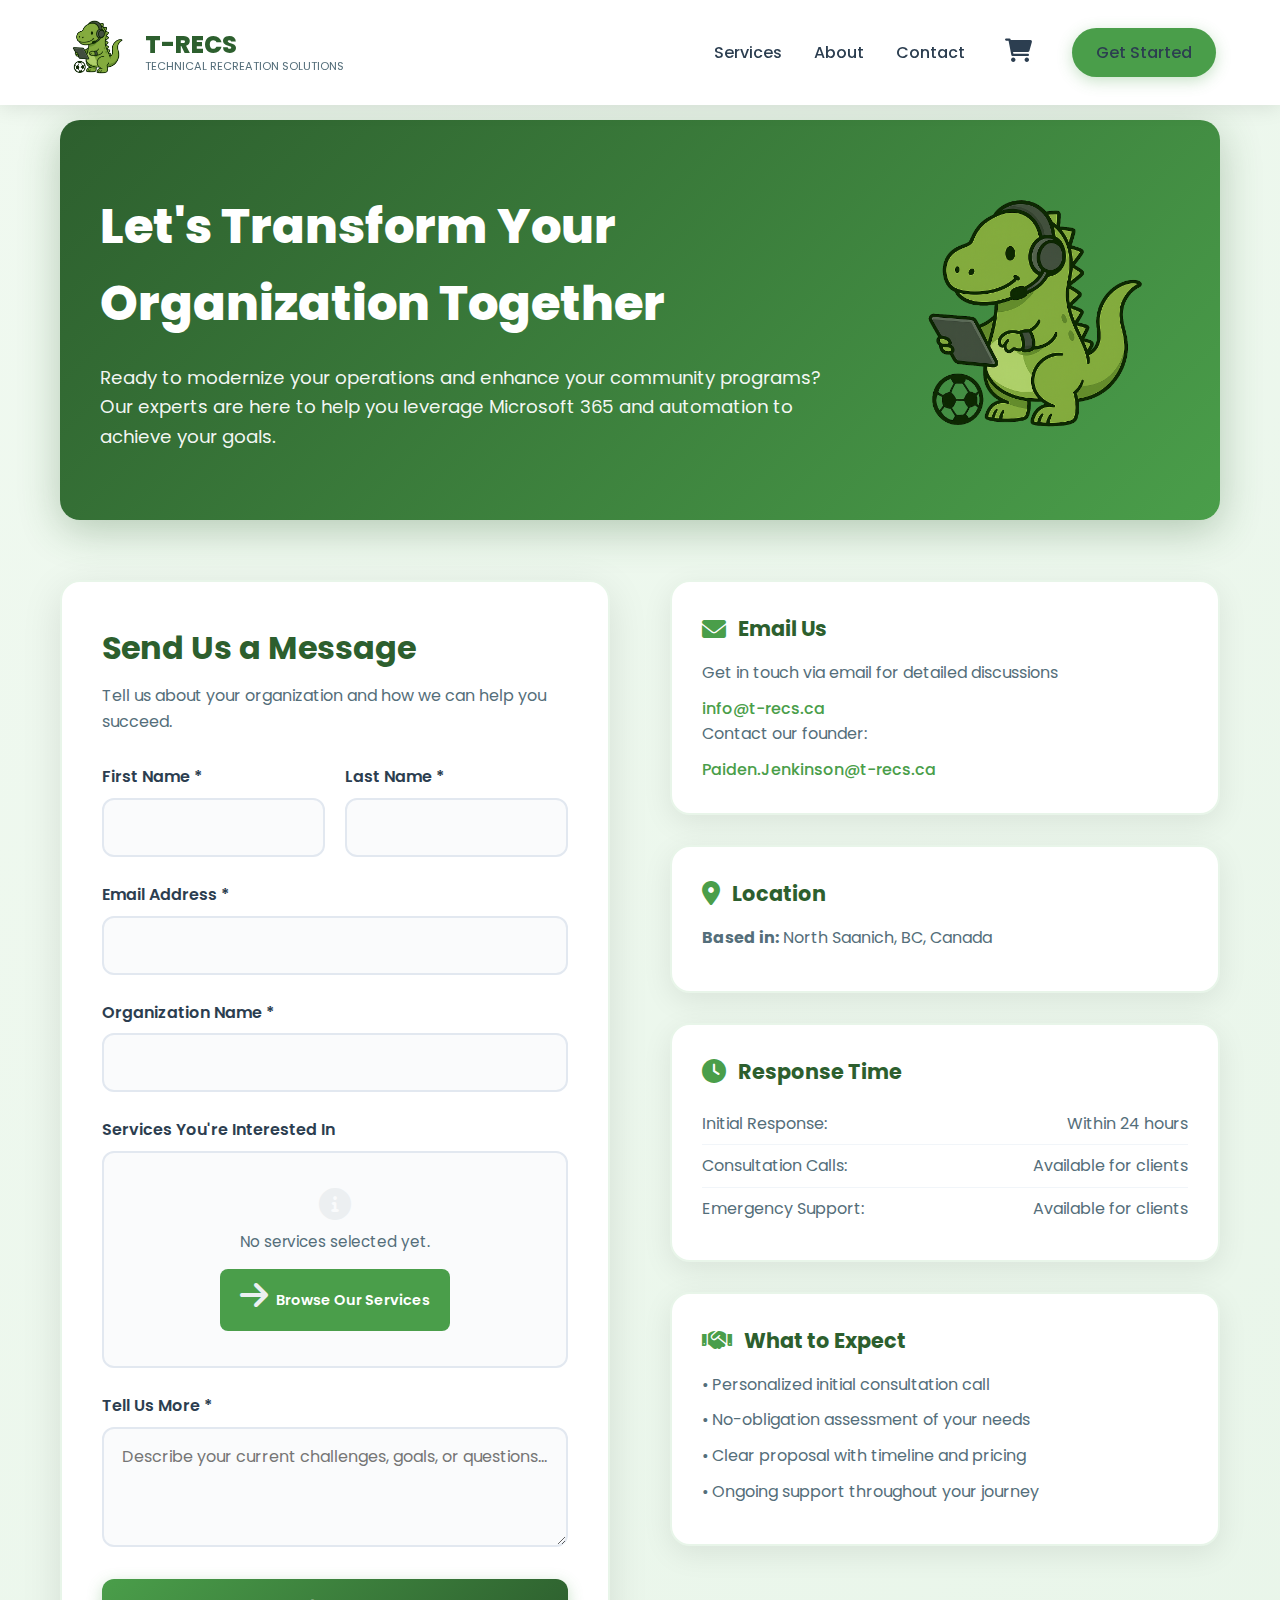
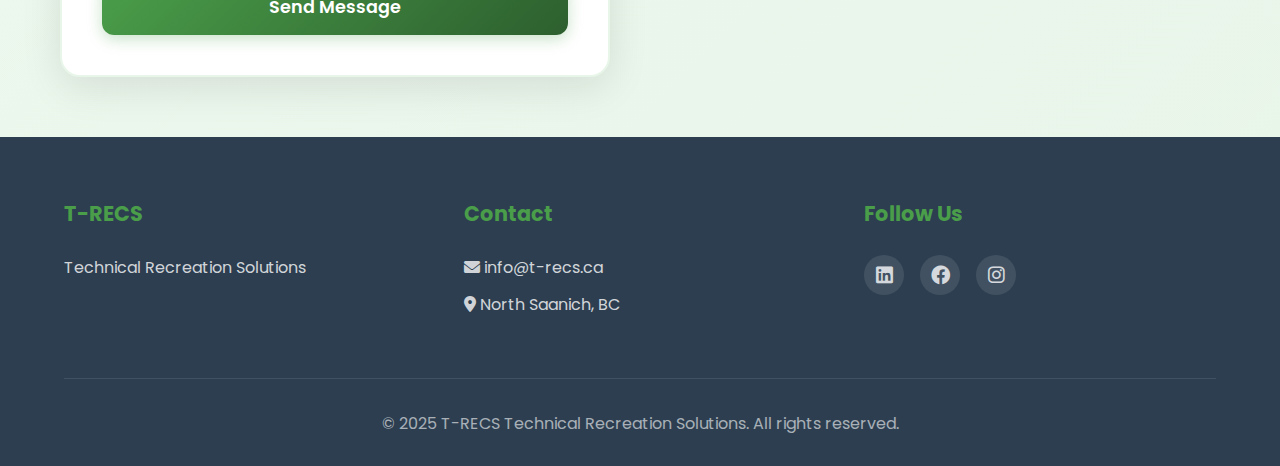
<file: pages/contact.html>
<!DOCTYPE html>
<html lang="en">
<head>
    <meta charset="UTF-8">
    <meta name="viewport" content="width=device-width, initial-scale=1.0">
    <meta name="description" content="Contact T-RECS Technical Recreation Solutions">
    <title>Contact Us - T-RECS</title>
    <link rel="stylesheet" href="https://cdnjs.cloudflare.com/ajax/libs/font-awesome/6.0.0/css/all.min.css">
    <link href="https://fonts.googleapis.com/css2?family=Poppins:wght@300;400;500;600;700;800&display=swap" rel="stylesheet">
    <style>
        * { margin: 0; padding: 0; box-sizing: border-box; }
        
        :root {
            --primary-green: #2d5f2e;
            --secondary-green: #4a9e4a;
            --light-green: #e8f5e9;
            --dark-gray: #2c3e50;
            --medium-gray: #546e7a;
            --light-gray: #eceff1;
        }
        
        body {
            font-family: 'Poppins', sans-serif;
            color: var(--dark-gray);
            line-height: 1.6;
            background: linear-gradient(135deg, #f0f9f0 0%, #e8f5e9 100%);
        }
        
        /* Navigation - Same as services page */
        .navbar {
            position: fixed;
            top: 0;
            width: 100%;
            background: rgba(255, 255, 255, 0.98);
            backdrop-filter: blur(10px);
            box-shadow: 0 2px 20px rgba(0,0,0,0.1);
            z-index: 1000;
            padding: 1rem 5%;
            display: flex;
            justify-content: space-between;
            align-items: center;
        }
        
        .logo { display: flex; align-items: center; gap: 1rem; }
        .logo img { height: 65px; }
        .logo-text { display: flex; flex-direction: column; line-height: 1.2; }
        .logo-text .brand-name { font-size: 1.5rem; font-weight: 800; color: var(--primary-green); }
        .logo-text .brand-tagline { font-size: 0.7rem; color: var(--medium-gray); text-transform: uppercase; }
        
        .nav-links { display: flex; gap: 2rem; align-items: center; }
        .nav-links a { color: var(--dark-gray); text-decoration: none; font-weight: 500; }
        .nav-links a:hover { color: var(--secondary-green); }
        
        .cta-button {
            background: var(--secondary-green);
            color: white;
            padding: 0.75rem 1.5rem;
            border-radius: 30px;
            text-decoration: none;
            font-weight: 600;
            box-shadow: 0 4px 15px rgba(74, 158, 74, 0.3);
        }
        
        /* Cart Icon and Dropdown - Same as services */
        .cart-icon-wrapper { position: relative; cursor: pointer; padding: 0.5rem; }
        .cart-icon-wrapper i { font-size: 1.5rem; color: var(--dark-gray); }
        .cart-count {
            position: absolute; top: 0; right: 0;
            background: var(--secondary-green);
            color: white; border-radius: 50%;
            width: 20px; height: 20px;
            display: none; align-items: center; justify-content: center;
            font-size: 0.75rem; font-weight: 700;
        }
        .cart-count.show { display: flex; }
        
        .cart-dropdown {
            position: absolute; top: 100%; right: 0; margin-top: 10px;
            background: white; border-radius: 15px;
            box-shadow: 0 10px 40px rgba(0, 0, 0, 0.15);
            width: 400px; max-height: 500px; overflow-y: auto;
            display: none; z-index: 2000;
        }
        .cart-dropdown.show { display: block; }
        
        .cart-dropdown-empty { padding: 40px 20px; text-align: center; }
        .cart-dropdown-empty i { font-size: 3rem; color: var(--light-gray); margin-bottom: 15px; }
        .cart-dropdown-empty p { color: var(--medium-gray); margin-bottom: 20px; }
        
        .browse-services-btn {
            display: inline-block; background: var(--secondary-green);
            color: white; padding: 10px 20px; border-radius: 8px;
            text-decoration: none; font-weight: 600;
        }
        
        .cart-dropdown-item {
            padding: 15px; border-bottom: 1px solid var(--light-gray);
            display: flex; justify-content: space-between; align-items: center;
        }
        
        .cart-dropdown-item-info h4 { font-size: 0.95rem; color: var(--dark-gray); margin-bottom: 5px; }
        .cart-dropdown-item-category { font-size: 0.8rem; color: var(--medium-gray); }
        
        .cart-dropdown-remove {
            background: none; border: none; color: #ef4444;
            cursor: pointer; font-size: 1.1rem;
        }
        
        .cart-dropdown-footer {
            padding: 15px; border-top: 2px solid var(--light-gray);
            display: flex; gap: 10px;
        }
        
        .cart-dropdown-clear {
            flex: 1; background: var(--light-gray); color: var(--dark-gray);
            border: none; padding: 10px; border-radius: 8px;
            font-weight: 600; cursor: pointer; font-family: 'Poppins', sans-serif;
        }
        
        .cart-dropdown-checkout {
            flex: 1; background: var(--secondary-green); color: white;
            padding: 10px; border-radius: 8px; font-weight: 600;
            text-align: center; text-decoration: none; font-family: 'Poppins', sans-serif;
        }
        
        .hamburger { display: none; }
        
        /* Main Content */
        .contact-container { max-width: 1200px; margin: 120px auto 50px; padding: 0 20px; }
        
        .contact-hero {
            background: linear-gradient(135deg, var(--primary-green) 0%, var(--secondary-green) 100%);
            border-radius: 20px; padding: 60px 40px; margin-bottom: 60px;
            box-shadow: 0 10px 40px rgba(45, 95, 46, 0.3);
        }
        
        .hero-content { display: grid; grid-template-columns: 1fr 300px; gap: 40px; align-items: center; }
        .hero-text h1 { font-size: 3rem; color: white; margin-bottom: 20px; font-weight: 800; }
        .hero-text p { font-size: 1.15rem; color: rgba(255, 255, 255, 0.95); }
        
        .hero-image { display: flex; justify-content: center; }
        .hero-image img { max-width: 280px; animation: float 3s ease-in-out infinite; }
        
        @keyframes float {
            0%, 100% { transform: translateY(0px); }
            50% { transform: translateY(-20px); }
        }
        
        /* Contact Form */
        .contact-content { display: grid; grid-template-columns: 1fr 1fr; gap: 60px; margin-bottom: 60px; }
        
        .contact-form-section {
            background: white; padding: 40px; border-radius: 20px;
            box-shadow: 0 10px 40px rgba(0, 0, 0, 0.1);
            border: 2px solid var(--light-green);
        }
        
        .contact-form-section h2 { font-size: 2rem; color: var(--primary-green); margin-bottom: 10px; }
        .contact-form-section .subtitle { color: var(--medium-gray); margin-bottom: 30px; }
        
        .form-group { margin-bottom: 25px; }
        .form-group label { display: block; margin-bottom: 8px; font-weight: 600; }
        
        .form-group input,
        .form-group textarea,
        .form-group select {
            width: 100%; padding: 15px 18px; border: 2px solid #e2e8f0;
            border-radius: 12px; font-family: 'Poppins', sans-serif;
            font-size: 1rem; background: #fafbfc;
        }
        
        .form-group input:focus,
        .form-group textarea:focus,
        .form-group select:focus {
            outline: none; border-color: var(--secondary-green);
            background: white; box-shadow: 0 0 0 3px rgba(74, 158, 74, 0.1);
        }
        
        .form-group textarea { height: 120px; resize: vertical; }
        .form-row { display: grid; grid-template-columns: 1fr 1fr; gap: 20px; }
        
        /* Services Display in Form */
        .services-display-container {
            border: 2px solid #e2e8f0;
            border-radius: 12px;
            background: #fafbfc;
            min-height: 120px;
            padding: 15px;
        }
        
        .no-services-message {
            text-align: center;
            padding: 20px;
            color: var(--medium-gray);
        }
        
        .no-services-message i {
            font-size: 2rem;
            color: var(--light-gray);
            margin-bottom: 10px;
            display: block;
        }
        
        .no-services-message p {
            margin-bottom: 15px;
            font-size: 0.95rem;
        }
        
        .browse-services-link {
            display: inline-flex;
            align-items: center;
            gap: 8px;
            background: var(--secondary-green);
            color: white;
            padding: 10px 20px;
            border-radius: 8px;
            text-decoration: none;
            font-weight: 600;
            font-size: 0.9rem;
            transition: all 0.3s ease;
        }
        
        .browse-services-link:hover {
            background: var(--primary-green);
            transform: translateY(-2px);
        }
        
        .selected-services-list {
            display: none;
        }
        
        .selected-services-list.show {
            display: block;
        }
        
        .form-service-item {
            background: white;
            border: 2px solid var(--light-green);
            border-radius: 10px;
            padding: 12px 15px;
            margin-bottom: 10px;
            display: flex;
            justify-content: space-between;
            align-items: center;
            transition: all 0.3s ease;
        }
        
        .form-service-item:hover {
            border-color: var(--secondary-green);
            box-shadow: 0 2px 8px rgba(74, 158, 74, 0.15);
        }
        
        .form-service-item:last-child {
            margin-bottom: 0;
        }
        
        .form-service-info h4 {
            font-size: 1rem;
            color: var(--dark-gray);
            margin-bottom: 3px;
            font-weight: 600;
        }
        
        .form-service-category {
            font-size: 0.85rem;
            color: var(--medium-gray);
        }
        
        .form-service-remove {
            background: none;
            border: none;
            color: #ef4444;
            cursor: pointer;
            font-size: 1.1rem;
            padding: 5px 8px;
            transition: all 0.3s ease;
            flex-shrink: 0;
        }
        
        .form-service-remove:hover {
            transform: scale(1.2);
            color: #dc2626;
        }
        
        .browse-more-link {
            display: inline-flex;
            align-items: center;
            gap: 6px;
            color: var(--secondary-green);
            text-decoration: none;
            font-weight: 600;
            font-size: 0.9rem;
            margin-top: 10px;
            padding: 8px 12px;
            border-radius: 8px;
            transition: all 0.3s ease;
        }
        
        .browse-more-link:hover {
            background: var(--light-green);
        }
        

        .submit-btn {
            background: linear-gradient(135deg, var(--secondary-green) 0%, var(--primary-green) 100%);
            color: white; padding: 15px 40px; border: none;
            border-radius: 12px; cursor: pointer; font-size: 1.1rem;
            font-weight: 600; font-family: 'Poppins', sans-serif;
            box-shadow: 0 4px 15px rgba(74, 158, 74, 0.3);
            width: 100%;
        }
        
        .submit-btn:hover { transform: translateY(-2px); }
        
        .error { border-color: #ef4444 !important; background: #fef2f2 !important; }
        .error-message { color: #ef4444; font-size: 0.85rem; margin-top: 5px; display: none; }
        
        /* Restore Notice */
        .restore-notice {
            background: linear-gradient(135deg, #e3f2fd 0%, #bbdefb 100%);
            border-left: 4px solid #2196f3;
            padding: 12px 18px;
            border-radius: 8px;
            margin-bottom: 20px;
            display: flex;
            align-items: center;
            gap: 10px;
            color: #1565c0;
            font-size: 0.9rem;
            transition: opacity 0.3s ease;
        }
        
        .restore-notice i {
            font-size: 1.1rem;
            flex-shrink: 0;
        }
        
        /* Helper Text */
        .helper-text {
            font-size: 0.8rem;
            color: var(--medium-gray);
            margin-top: 8px;
            text-align: center;
            font-style: italic;
        }
        
        /* Success Modal */
        .success-modal {
            display: none; position: fixed; top: 0; left: 0;
            width: 100%; height: 100%; background: rgba(0, 0, 0, 0.5);
            z-index: 2000; align-items: center; justify-content: center;
        }
        .success-modal.show { display: flex; }
        
        .success-modal-content {
            background: white; border-radius: 20px; padding: 40px;
            max-width: 500px; text-align: center;
            box-shadow: 0 20px 60px rgba(0, 0, 0, 0.3);
        }
        
        .success-icon {
            width: 80px; height: 80px; background: #10b981;
            border-radius: 50%; display: flex; align-items: center;
            justify-content: center; margin: 0 auto 20px;
            color: white; font-size: 2.5rem;
        }
        
        .success-modal-content h2 { color: var(--primary-green); margin-bottom: 15px; }
        .success-modal-content p { color: var(--medium-gray); margin-bottom: 25px; }
        
        .close-success-btn {
            background: var(--secondary-green); color: white;
            padding: 12px 30px; border: none; border-radius: 10px;
            cursor: pointer; font-weight: 600; font-family: 'Poppins', sans-serif;
        }
        
        /* Contact Info */
        .contact-info-section { display: flex; flex-direction: column; gap: 30px; }
        
        .contact-info-card {
            background: white; padding: 30px; border-radius: 20px;
            box-shadow: 0 8px 30px rgba(0, 0, 0, 0.08);
            border: 2px solid var(--light-green);
        }
        
        .contact-info-card h3 {
            color: var(--primary-green); margin-bottom: 15px;
            font-size: 1.3rem; display: flex; align-items: center; gap: 12px;
        }
        
        .contact-info-card i { font-size: 1.5rem; color: var(--secondary-green); }
        .contact-info-card p { color: var(--medium-gray); margin-bottom: 10px; }
        .contact-info-card a { color: var(--secondary-green); text-decoration: none; font-weight: 500; }
        
        .hours-list { list-style: none; padding: 0; }
        .hours-list li {
            display: flex; justify-content: space-between;
            padding: 8px 0; border-bottom: 1px solid #f1f5f9;
            color: var(--medium-gray);
        }
        .hours-list li:last-child { border-bottom: none; }
        
        /* Footer */
        footer { background: var(--dark-gray); color: white; padding: 60px 5% 30px; }
        .footer-content {
            max-width: 1200px; margin: 0 auto;
            display: grid; grid-template-columns: repeat(auto-fit, minmax(250px, 1fr));
            gap: 3rem; margin-bottom: 3rem;
        }
        .footer-section h4 { font-size: 1.3rem; margin-bottom: 1.5rem; color: var(--secondary-green); }
        .footer-section p, .footer-section a {
            color: rgba(255, 255, 255, 0.8); text-decoration: none;
            display: block; margin-bottom: 0.75rem;
        }
        
        .social-links { display: flex; gap: 1rem; }
        .social-links a {
            width: 40px; height: 40px; background: rgba(255, 255, 255, 0.1);
            border-radius: 50%; display: flex; align-items: center;
            justify-content: center; font-size: 1.2rem;
        }
        
        .footer-bottom {
            text-align: center; padding-top: 2rem;
            border-top: 1px solid rgba(255, 255, 255, 0.1);
            color: rgba(255, 255, 255, 0.6);
        }
        
        @media (max-width: 768px) {
            .hero-content, .contact-content, .form-row { grid-template-columns: 1fr; }
            .hero-text h1 { font-size: 2rem; }
            .cart-dropdown { width: 90vw; right: 5vw; }
        }
    </style>
</head>
<body>
    <header class="navbar">
        <div class="logo">
            <a href="../index.html">
                <img src="../images/dino-soccer.png" alt="T-RECS Logo">
            </a>
            <div class="logo-text">
                <span class="brand-name">T-RECS</span>
                <span class="brand-tagline">Technical Recreation Solutions</span>
            </div>
         </div>
        <button class="hamburger" onclick="toggleMenu()">
            <span></span>
            <span></span>
            <span></span>
        </button>
        <nav class="nav-links" id="navLinks">
            <a href="services.html">Services</a>
            <a href="about.html">About</a>
            <a href="contact.html">Contact</a>
            <div class="cart-icon-wrapper" onclick="toggleCartDropdown(event)">
                <i class="fas fa-shopping-cart"></i>
                <span class="cart-count" id="cartCount">0</span>
                <div class="cart-dropdown" id="cartDropdown">
                    <!-- Cart items will be inserted here -->
                </div>
            </div>
            <a href="contact.html" class="cta-button">Get Started</a>
        </nav>
    </header>

    <main class="contact-container">
        <section class="contact-hero">
            <div class="hero-content">
                <div class="hero-text">
                    <h1>Let's Transform Your Organization Together</h1>
                    <p>Ready to modernize your operations and enhance your community programs? Our experts are here to help you leverage Microsoft 365 and automation to achieve your goals.</p>
                </div>
                <div class="hero-image">
                    <img src="../images/dino-soccer.png" alt="T-RECS Mascot">
                </div>
            </div>
        </section>

        <div class="success-modal" id="successModal">
            <div class="success-modal-content">
                <div class="success-icon"><i class="fas fa-check"></i></div>
                <h2>Message Sent Successfully!</h2>
                <p>Thank you for contacting T-RECS. We've received your inquiry and will get back to you within 24 hours.</p>
                <button class="close-success-btn" onclick="closeSuccessModal()">Close</button>
            </div>
        </div>

        <div class="contact-content">
            <div class="contact-form-section">
                <h2>Send Us a Message</h2>
                <p class="subtitle">Tell us about your organization and how we can help you succeed.</p>

                <form id="contactForm" action="https://formspree.io/f/xdkynzqz" method="POST" novalidate>
                    <div class="form-row">
                        <div class="form-group">
                            <label for="firstName">First Name *</label>
                            <input type="text" id="firstName" name="firstName" required>
                            <div class="error-message" id="firstNameError">Please enter your first name</div>
                        </div>
                        <div class="form-group">
                            <label for="lastName">Last Name *</label>
                            <input type="text" id="lastName" name="lastName" required>
                            <div class="error-message" id="lastNameError">Please enter your last name</div>
                        </div>
                    </div>

                    <div class="form-group">
                        <label for="email">Email Address *</label>
                        <input type="email" id="email" name="email" required>
                        <div class="error-message" id="emailError">Please enter a valid email address</div>
                    </div>

                    <div class="form-group">
                        <label for="organization">Organization Name *</label>
                        <input type="text" id="organization" name="organization" required>
                        <div class="error-message" id="organizationError">Please enter your organization name</div>
                    </div>

                    <div class="form-group">
                        <label for="selectedServicesDisplay">Services You're Interested In</label>
                        <div class="services-display-container" id="servicesDisplayContainer">
                            <div class="no-services-message" id="noServicesMessage">
                                <i class="fas fa-info-circle"></i>
                                <p>No services selected yet.</p>
                                <a href="services.html" class="browse-services-link">
                                    <i class="fas fa-arrow-right"></i> Browse Our Services
                                </a>
                            </div>
                            <div class="selected-services-list" id="formSelectedServicesList"></div>
                        </div>
                        <input type="hidden" id="servicesForSubmission" name="services" value="">
                    </div>

                    <div class="form-group">
                        <label for="message">Tell Us More *</label>
                        <textarea id="message" name="message" placeholder="Describe your current challenges, goals, or questions..." required></textarea>
                        <div class="error-message" id="messageError">Please provide some details</div>
                    </div>

                    <input type="hidden" name="_subject" value="New T-RECS Contact Form Submission">

                    <button type="submit" class="submit-btn" id="submitBtn">
                        <span id="submitText">Send Message</span>
                    </button>
                </form>
            </div>

            <div class="contact-info-section">
                <div class="contact-info-card">
                    <h3><i class="fas fa-envelope"></i> Email Us</h3>
                    <p>Get in touch via email for detailed discussions</p>
                    <a href="mailto:info@t-recs.ca">info@t-recs.ca</a>
                    <p>Contact our founder:</p>
                    <a href="mailto:Paiden.Jenkinson@t-recs.ca">Paiden.Jenkinson@t-recs.ca</a>
                </div>

                <div class="contact-info-card">
                    <h3><i class="fas fa-map-marker-alt"></i> Location</h3>
                    <p><strong>Based in:</strong> North Saanich, BC, Canada</p>
                </div>

                <div class="contact-info-card">
                    <h3><i class="fas fa-clock"></i> Response Time</h3>
                    <ul class="hours-list">
                        <li><span>Initial Response:</span> <span>Within 24 hours</span></li>
                        <li><span>Consultation Calls:</span> <span>Available for clients</span></li>
                        <li><span>Emergency Support:</span> <span>Available for clients</span></li>
                    </ul>
                </div>

                <div class="contact-info-card">
                    <h3><i class="fas fa-handshake"></i> What to Expect</h3>
                    <p>• Personalized initial consultation call</p>
                    <p>• No-obligation assessment of your needs</p>
                    <p>• Clear proposal with timeline and pricing</p>
                    <p>• Ongoing support throughout your journey</p>
                </div>
            </div>
        </div>
    </main>

    <footer>
        <div class="footer-content">
            <div class="footer-section">
                <h4>T-RECS</h4>
                <p>Technical Recreation Solutions</p>
            </div>
            <div class="footer-section">
                <h4>Contact</h4>
                <p><i class="fas fa-envelope"></i> info@t-recs.ca</p>
                <p><i class="fas fa-map-marker-alt"></i> North Saanich, BC</p>
            </div>
            <div class="footer-section">
                <h4>Follow Us</h4>
                <div class="social-links">
                    <a href="#"><i class="fab fa-linkedin"></i></a>
                    <a href="#"><i class="fab fa-facebook"></i></a>
                    <a href="#"><i class="fab fa-instagram"></i></a>
                </div>
            </div>
        </div>
        <div class="footer-bottom">
            <p>&copy; 2025 T-RECS Technical Recreation Solutions. All rights reserved.</p>
        </div>
    </footer>

    <script src="../js/cart.js"></script>
    <script>
        function displaySelectedServices() {
            const cart = getCart();
            const noServicesMessage = document.getElementById('noServicesMessage');
            const servicesList = document.getElementById('formSelectedServicesList');
            
            if (cart.length > 0) {
                noServicesMessage.style.display = 'none';
                servicesList.classList.add('show');
                servicesList.innerHTML = cart.map((item, index) => `
                    <div class="form-service-item">
                        <div class="form-service-info">
                            <h4>${item.name}</h4>
                            <div class="form-service-category">${item.category}</div>
                        </div>
                        <button type="button" class="form-service-remove" onclick="removeFromFormDisplay('${item.name}', '${item.category}')" title="Remove service">
                            <i class="fas fa-times"></i>
                        </button>
                    </div>
                `).join('') + `
                    <a href="services.html" class="browse-more-link">
                        <i class="fas fa-plus"></i> Add More Services
                    </a>
                    <p class="helper-text" style="text-align: center; margin-top: 8px;">Your form data is automatically saved</p>
                `;
                
                // Update hidden field with service names for form submission
                const serviceNames = cart.map(item => `${item.name} (${item.category})`).join(', ');
                document.getElementById('servicesForSubmission').value = serviceNames;
            } else {
                noServicesMessage.style.display = 'block';
                servicesList.classList.remove('show');
                servicesList.innerHTML = '';
                document.getElementById('servicesForSubmission').value = '';
            }
        }
        
        function removeFromFormDisplay(serviceName, serviceCategory) {
            // Get current cart
            let cart = getCart();
            
            // Filter out the service to remove
            cart = cart.filter(item => !(item.name === serviceName && item.category === serviceCategory));
            
            // Save updated cart
            localStorage.setItem('trecsCart', JSON.stringify(cart));
            
            // Update both displays
            displaySelectedServices();
            updateCartUI();
        }

        function validateForm() {
            let isValid = true;
            const fields = ['firstName', 'lastName', 'email', 'organization', 'message'];
            
            fields.forEach(field => {
                const input = document.getElementById(field);
                const error = document.getElementById(field + 'Error');
                
                if (!input.value.trim()) {
                    input.classList.add('error');
                    if (error) error.style.display = 'block';
                    isValid = false;
                } else {
                    input.classList.remove('error');
                    if (error) error.style.display = 'none';
                }
            });
            
            const email = document.getElementById('email');
            if (email.value && !/^[^\s@]+@[^\s@]+\.[^\s@]+$/.test(email.value)) {
                email.classList.add('error');
                document.getElementById('emailError').style.display = 'block';
                isValid = false;
            }
            
            return isValid;
        }

        function closeSuccessModal() {
            document.getElementById('successModal').classList.remove('show');
        }

        // Initialize everything when DOM is ready
        document.addEventListener('DOMContentLoaded', function() {
            // Initialize displays
            displaySelectedServices();
            updateCartUI();
            restoreFormData();
            setupAutoSave();
            
            // Setup form submission handler
            const contactForm = document.getElementById('contactForm');
            if (contactForm) {
                contactForm.addEventListener('submit', handleFormSubmit);
            }
        });
        
        // Handle form submission
        function handleFormSubmit(e) {
            e.preventDefault();
            
            if (!validateForm()) return;
            
            const submitBtn = document.getElementById('submitBtn');
            const submitText = document.getElementById('submitText');
            
            submitBtn.disabled = true;
            submitText.textContent = 'Sending...';
            
            // Actually submit the form to Formspree
            const formData = new FormData(e.target);
            
            fetch(e.target.action, {
                method: 'POST',
                body: formData,
                headers: {
                    'Accept': 'application/json'
                }
            })
            .then(response => {
                if (response.ok) {
                    clearFormDraft(); // Clear saved form data
                    localStorage.removeItem('trecsCart');
                    document.getElementById('successModal').classList.add('show');
                    e.target.reset();
                    displaySelectedServices();
                    updateCartUI();
                } else {
                    return response.json().then(data => {
                        throw new Error(data.error || 'Form submission failed');
                    });
                }
            })
            .catch(error => {
                alert('Oops! There was a problem submitting your form. Please try again or email us directly at info@t-recs.ca');
                console.error('Form submission error:', error);
            })
            .finally(() => {
                submitBtn.disabled = false;
                submitText.textContent = 'Send Message';
            });
        }
        
        // Restore form data from localStorage
        function restoreFormData() {
            const savedData = localStorage.getItem('trecsFormDraft');
            if (savedData) {
                try {
                    const formData = JSON.parse(savedData);
                    
                    // Restore each field
                    if (formData.firstName) document.getElementById('firstName').value = formData.firstName;
                    if (formData.lastName) document.getElementById('lastName').value = formData.lastName;
                    if (formData.email) document.getElementById('email').value = formData.email;
                    if (formData.organization) document.getElementById('organization').value = formData.organization;
                    if (formData.message) document.getElementById('message').value = formData.message;
                    
                    // Show subtle indicator that data was restored
                    const restoreNotice = document.createElement('div');
                    restoreNotice.className = 'restore-notice';
                    restoreNotice.innerHTML = '<i class="fas fa-info-circle"></i> Your previously entered information has been restored';
                    document.querySelector('.contact-form-section').insertBefore(restoreNotice, document.getElementById('contactForm'));
                    
                    setTimeout(() => {
                        restoreNotice.style.opacity = '0';
                        setTimeout(() => restoreNotice.remove(), 300);
                    }, 4000);
                } catch (e) {
                    console.error('Error restoring form data:', e);
                }
            }
        }
        
        // Auto-save form data as user types
        function setupAutoSave() {
            const formFields = ['firstName', 'lastName', 'email', 'organization', 'message'];
            
            formFields.forEach(fieldId => {
                const field = document.getElementById(fieldId);
                if (field) {
                    field.addEventListener('input', debounce(saveFormData, 500));
                }
            });
        }
        
        // Save current form data to localStorage
        function saveFormData() {
            const formData = {
                firstName: document.getElementById('firstName').value,
                lastName: document.getElementById('lastName').value,
                email: document.getElementById('email').value,
                organization: document.getElementById('organization').value,
                message: document.getElementById('message').value,
                timestamp: new Date().toISOString()
            };
            
            localStorage.setItem('trecsFormDraft', JSON.stringify(formData));
        }
        
        // Debounce function to limit save frequency
        function debounce(func, wait) {
            let timeout;
            return function executedFunction(...args) {
                const later = () => {
                    clearTimeout(timeout);
                    func(...args);
                };
                clearTimeout(timeout);
                timeout = setTimeout(later, wait);
            };
        }
        
        // Clear form draft after successful submission
        function clearFormDraft() {
            localStorage.removeItem('trecsFormDraft');
        }
    </script>
</body>
</html>
</file>
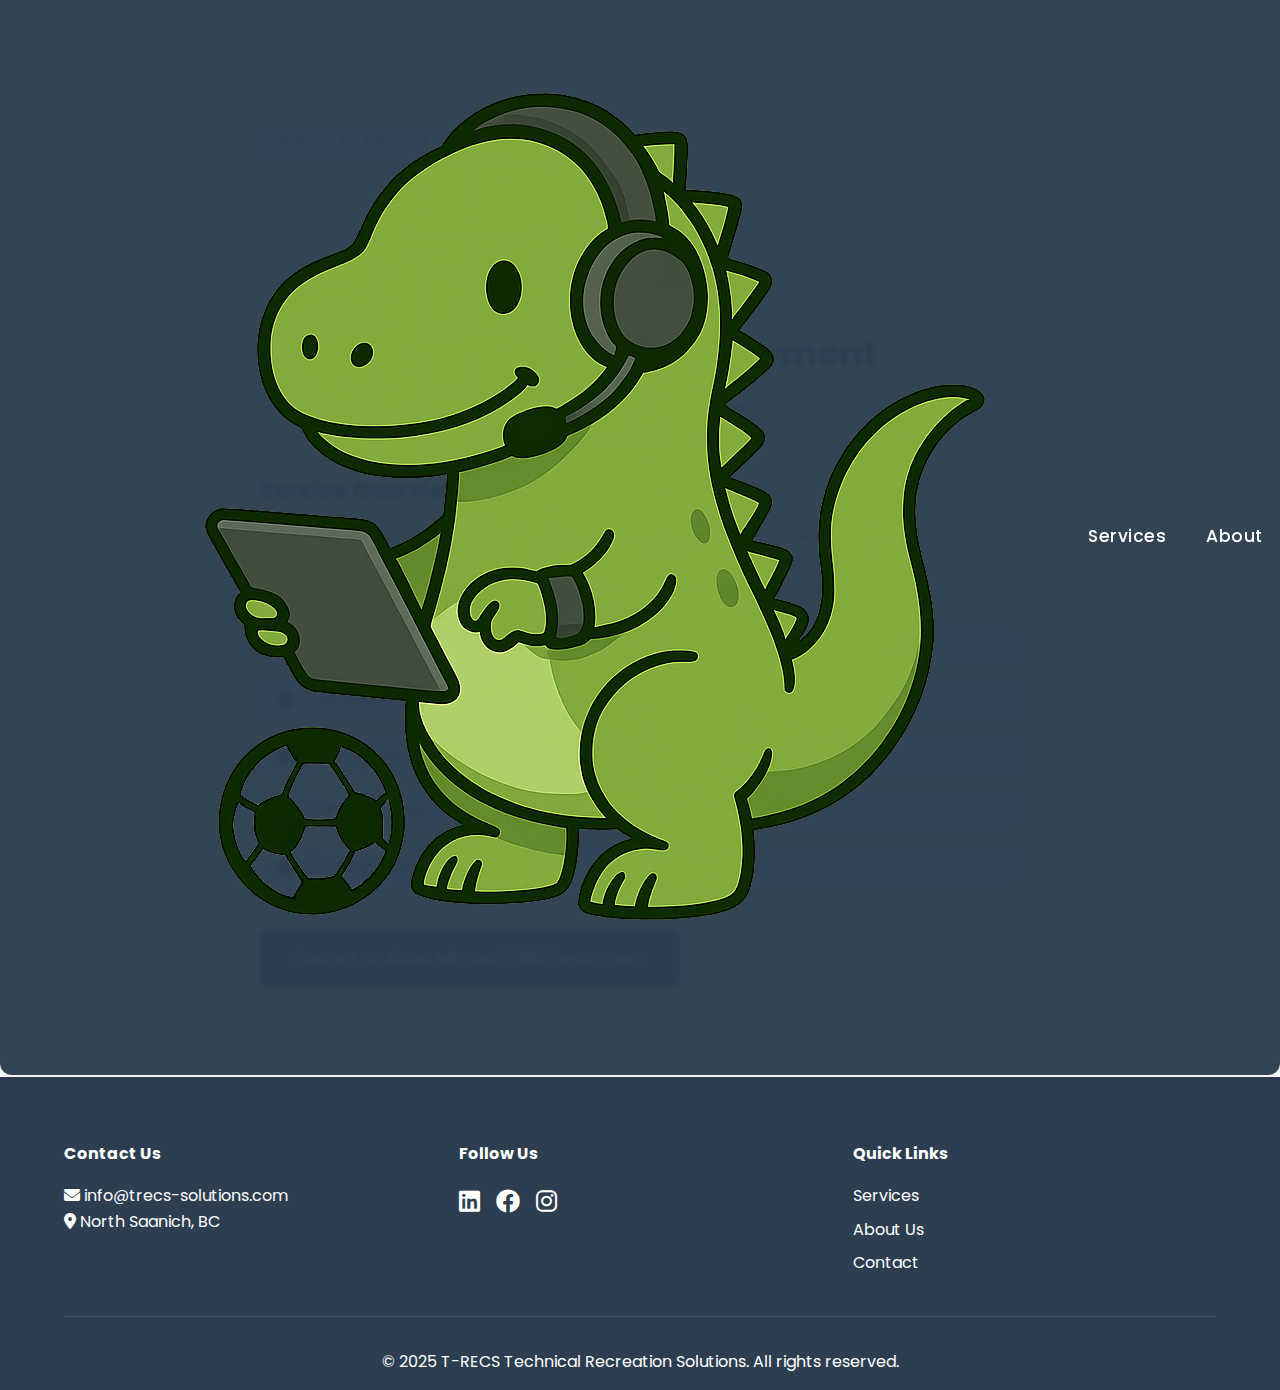
<file: pages/services/service-m365.html>
<!DOCTYPE html>
<html lang="en">
<head>
    <meta charset="UTF-8">
    <meta name="viewport" content="width=device-width, initial-scale=1.0">
    <meta name="description" content="Microsoft 365 Deployment - T-RECS Technical Recreation Solutions">
    <title>Microsoft 365 Deployment - T-RECS Technical Recreation Solutions</title>
    <link rel="stylesheet" href="../../css/styles.css">
    <link rel="stylesheet" href="https://cdnjs.cloudflare.com/ajax/libs/font-awesome/6.0.0/css/all.min.css">
    <link href="https://fonts.googleapis.com/css2?family=Poppins:wght@300;400;500;600;700&display=swap" rel="stylesheet">
</head>
<body>
    <header class="navbar">
        <div class="logo">
            <a href="../../index.html"><img src="../../images/dino-soccer.png" alt="T-RECS Technical Recreation Solutions Logo" class="site-logo-img"></a>
        </div>
        <button class="hamburger" onclick="toggleMenu()">
            <span></span>
            <span></span>
            <span></span>
        </button>
        <nav class="nav-links" id="navLinks">
            <a href="../services.html">Services</a>
            <a href="../about.html">About</a>
            <a href="../contact.html">Contact</a>
        </nav>
    </header>
    <main class="service-detail-container">
        <a href="../services.html" class="back-to-services"><i class="fas fa-arrow-left"></i> Back to Services</a>
        <section class="service-hero">
            <div class="service-icon"><i class="fas fa-cloud"></i></div>
            <h1>Microsoft 365 Deployment</h1>
            <p class="service-tagline">Launch with confidence.</p>
        </section>
        <section class="service-description">
            <h2>Service Overview</h2>
            <p>We handle end-to-end setup of Microsoft 365—Exchange, SharePoint, Teams, and OneDrive—so your team can hit the ground running. Our experts ensure a seamless transition, minimal disruption, and maximum productivity from day one.</p>
            <ul class="service-benefits">
                <li><i class="fas fa-check-circle"></i> Comprehensive planning and migration</li>
                <li><i class="fas fa-check-circle"></i> Custom configuration for your business needs</li>
                <li><i class="fas fa-check-circle"></i> Data integrity and security throughout the process</li>
                <li><i class="fas fa-check-circle"></i> Staff onboarding and training</li>
                <li><i class="fas fa-check-circle"></i> Ongoing support and optimization</li>
            </ul>
            <a href="../contact.html" class="cta-button">Contact Us About Microsoft 365 Deployment</a>
        </section>
    </main>
    <footer>
        <div class="footer-content">
            <div class="footer-section">
                <h4>Contact Us</h4>
                <p><i class="fas fa-envelope"></i> info@trecs-solutions.com</p>
                <p><i class="fas fa-map-marker-alt"></i> North Saanich, BC</p>
            </div>
            <div class="footer-section">
                <h4>Follow Us</h4>
                <div class="social-links">
                    <a href="#"><i class="fab fa-linkedin"></i></a>
                    <a href="#"><i class="fab fa-facebook"></i></a>
                    <a href="#"><i class="fab fa-instagram"></i></a>
                </div>
            </div>
            <div class="footer-section">
                <h4>Quick Links</h4>
                <ul>
                    <li><a href="../services.html">Services</a></li>
                    <li><a href="../about.html">About Us</a></li>
                    <li><a href="../contact.html">Contact</a></li>
                </ul>
            </div>
        </div>
        <div class="footer-bottom">
            <p>&copy; 2025 T-RECS Technical Recreation Solutions. All rights reserved.</p>
        </div>
    </footer>

    <script>
        // Toggle mobile menu
        function toggleMenu() {
            const navLinks = document.getElementById('navLinks');
            navLinks.classList.toggle('active');
        }

        // Navbar scroll effect
        window.addEventListener('scroll', function() {
            const navbar = document.querySelector('.navbar');
            if (window.scrollY > 50) {
                navbar.style.boxShadow = '0 4px 30px rgba(0,0,0,0.15)';
            } else {
                navbar.style.boxShadow = '0 2px 20px rgba(0,0,0,0.1)';
            }
        });
    </script>
</body>
</html>
</file>
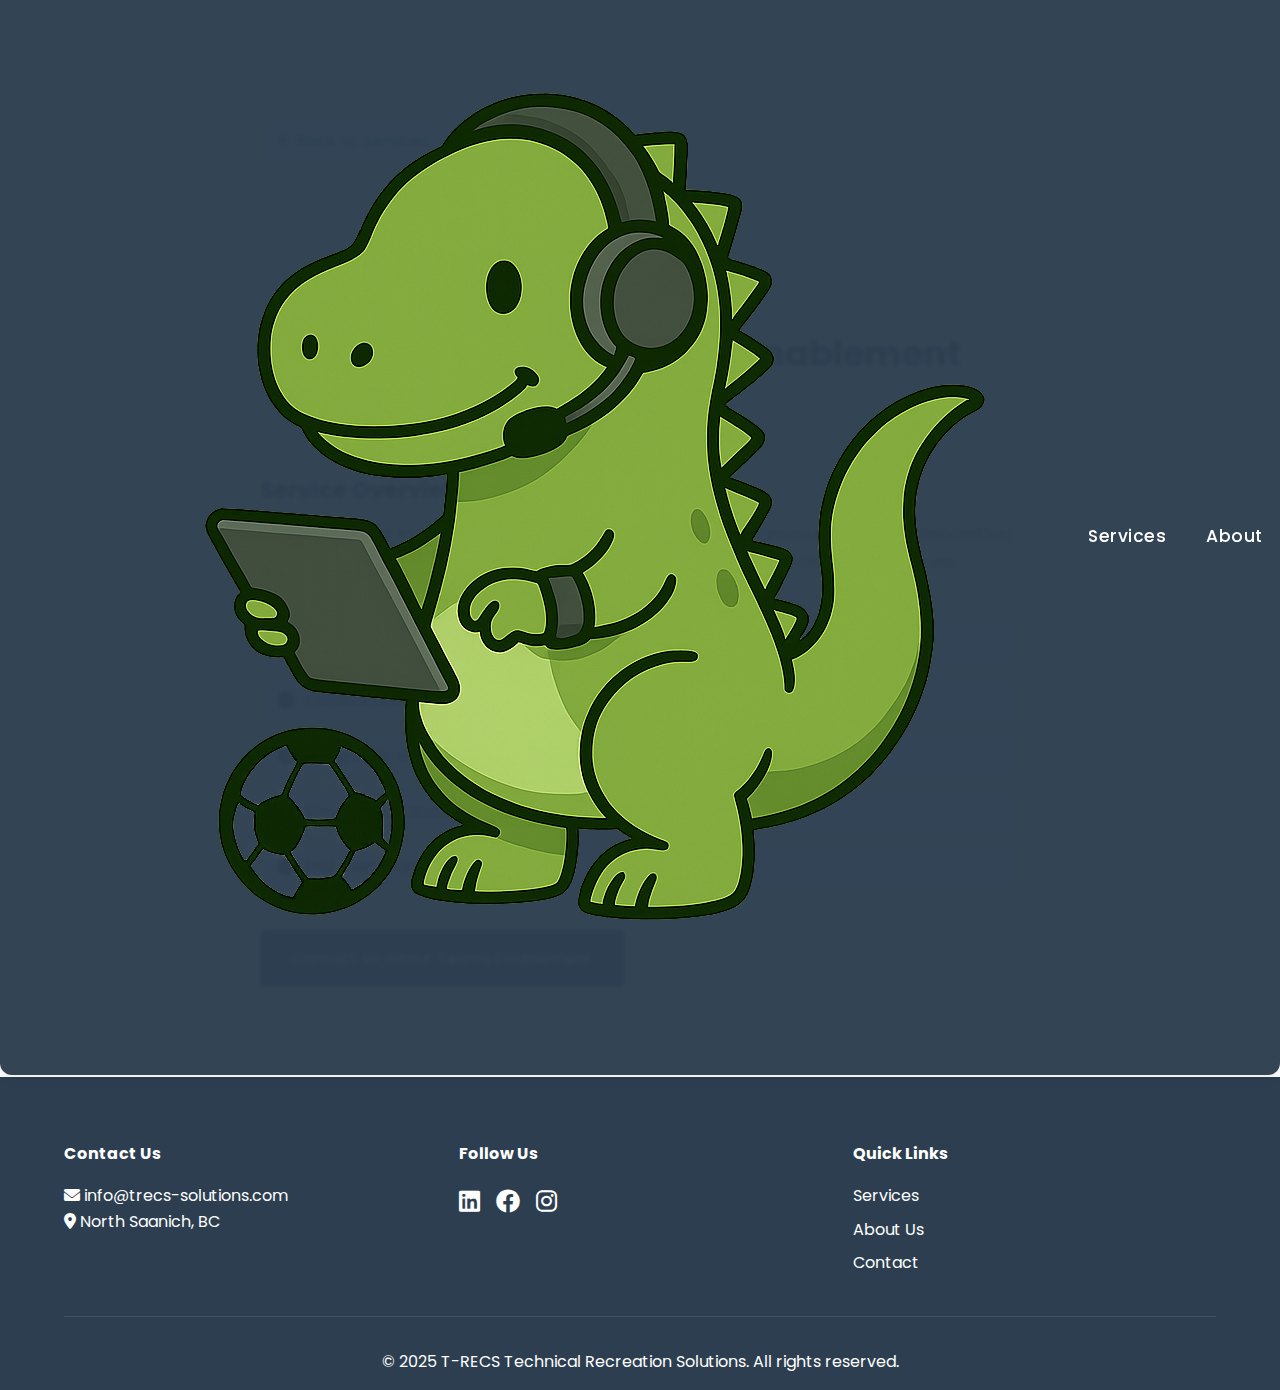
<file: pages/services/service-teams-collab.html>
<!DOCTYPE html>
<html lang="en">
<head>
    <meta charset="UTF-8">
    <meta name="viewport" content="width=device-width, initial-scale=1.0">
    <meta name="description" content="Teams & Collaboration Enablement - T-RECS Technical Recreation Solutions">
    <title>Teams & Collaboration Enablement - T-RECS Technical Recreation Solutions</title>
    <link rel="stylesheet" href="../../css/styles.css">
    <link rel="stylesheet" href="https://cdnjs.cloudflare.com/ajax/libs/font-awesome/6.0.0/css/all.min.css">
    <link href="https://fonts.googleapis.com/css2?family=Poppins:wght@300;400;500;600;700&display=swap" rel="stylesheet">
</head>
<body>
    <header class="navbar">
        <div class="logo">
            <a href="../../index.html"><img src="../../images/dino-soccer.png" alt="T-RECS Technical Recreation Solutions Logo" class="site-logo-img"></a>
        </div>
        <button class="hamburger" onclick="toggleMenu()">
            <span></span>
            <span></span>
            <span></span>
        </button>
        <nav class="nav-links" id="navLinks">
            <a href="../services.html">Services</a>
            <a href="../about.html">About</a>
            <a href="../contact.html">Contact</a>
        </nav>
    </header>
    <main class="service-detail-container">
        <a href="../services.html" class="back-to-services"><i class="fas fa-arrow-left"></i> Back to Services</a>
        <section class="service-hero">
            <div class="service-icon"><i class="fas fa-people-group"></i></div>
            <h1>Teams & Collaboration Enablement</h1>
            <p class="service-tagline">Work better, together.</p>
        </section>
        <section class="service-description">
            <h2>Service Overview</h2>
            <p>We design and implement Microsoft Teams for optimal communication, collaboration, and governance. Empower your workforce with seamless teamwork and secure, scalable solutions.</p>
            <ul class="service-benefits">
                <li><i class="fas fa-check-circle"></i> Custom Teams setup and configuration</li>
                <li><i class="fas fa-check-circle"></i> Collaboration best practices</li>
                <li><i class="fas fa-check-circle"></i> Integration with Microsoft 365 apps</li>
                <li><i class="fas fa-check-circle"></i> Governance and security controls</li>
                <li><i class="fas fa-check-circle"></i> End-user training and support</li>
            </ul>
            <a href="../contact.html" class="cta-button">Contact Us About Teams Enablement</a>
        </section>
    </main>
    <footer>
        <div class="footer-content">
            <div class="footer-section">
                <h4>Contact Us</h4>
                <p><i class="fas fa-envelope"></i> info@trecs-solutions.com</p>
                <p><i class="fas fa-map-marker-alt"></i> North Saanich, BC</p>
            </div>
            <div class="footer-section">
                <h4>Follow Us</h4>
                <div class="social-links">
                    <a href="#"><i class="fab fa-linkedin"></i></a>
                    <a href="#"><i class="fab fa-facebook"></i></a>
                    <a href="#"><i class="fab fa-instagram"></i></a>
                </div>
            </div>
            <div class="footer-section">
                <h4>Quick Links</h4>
                <ul>
                    <li><a href="../services.html">Services</a></li>
                    <li><a href="../about.html">About Us</a></li>
                    <li><a href="../contact.html">Contact</a></li>
                </ul>
            </div>
        </div>
        <div class="footer-bottom">
            <p>&copy; 2025 T-RECS Technical Recreation Solutions. All rights reserved.</p>
        </div>
    </footer>

    <script>
        // Toggle mobile menu
        function toggleMenu() {
            const navLinks = document.getElementById('navLinks');
            navLinks.classList.toggle('active');
        }

        // Navbar scroll effect
        window.addEventListener('scroll', function() {
            const navbar = document.querySelector('.navbar');
            if (window.scrollY > 50) {
                navbar.style.boxShadow = '0 4px 30px rgba(0,0,0,0.15)';
            } else {
                navbar.style.boxShadow = '0 2px 20px rgba(0,0,0,0.1)';
            }
        });
    </script>
</body>
</html>
</file>
<file: css/styles.css>
/* Reset and base styles */
* {
    margin: 0;
    padding: 0;
    box-sizing: border-box;
}

body {
    font-family: 'Poppins', Arial, sans-serif;
    background: #fff;
    line-height: 1.6;
    color: #333;
    margin: 0;
    min-height: 100vh;
    position: relative;
    overflow-x: hidden;
}

/* Navigation */
.navbar {
    display: flex;
    justify-content: space-between;
    align-items: center;
    padding: 1.2rem 5%;
    background: rgba(44, 62, 80, 0.97); /* Slight transparency */
    box-shadow: 0 2px 12px rgba(0,0,0,0.10);
    position: fixed;
    width: 100%;
    top: 0;
    z-index: 1000;
    border-bottom-left-radius: 12px;
    border-bottom-right-radius: 12px;
    backdrop-filter: blur(2px);
}

.logo a {
    font-size: 1.7rem;
    font-weight: 800;
    color: #fff;
    text-decoration: none;
    letter-spacing: 1px;
    transition: color 0.3s;
}

.logo a:hover {
    color: #3498db;
}

.nav-links {
    display: flex;
    gap: 2.5rem;
}

.nav-links a {
    text-decoration: none;
    color: #fff;
    font-weight: 500;
    font-size: 1.08rem;
    letter-spacing: 0.5px;
    padding: 6px 0;
    border-bottom: 2px solid transparent;
    transition: color 0.3s, border-bottom 0.3s;
}

.nav-links a:hover,
.nav-links a.active {
    color: #3498db;
    border-bottom: 2px solid #3498db;
}

.hamburger {
    display: none;
    flex-direction: column;
    gap: 6px;
    cursor: pointer;
}

.hamburger span {
    width: 30px;
    height: 3px;
    background-color: #2c3e50;
    transition: all 0.3s ease;
}

/* Hero Section */
.hero {
    height: 100vh;
    background: linear-gradient(rgba(44, 62, 80, 0.7), rgba(44, 62, 80, 0.7)),
                url('../images/hero-bg.jpg') center/cover;
    display: flex;
    align-items: center;
    justify-content: center;
    text-align: center;
    color: #fff;
    padding: 0 1rem;
}

.hero-content {
    max-width: 800px;
}

.hero h1 {
    font-size: 3.5rem;
    margin-bottom: 1rem;
    animation: fadeInUp 1s ease;
}

.hero p {
    font-size: 1.2rem;
    margin-bottom: 2rem;
    animation: fadeInUp 1s ease 0.2s;
    opacity: 0;
    animation-fill-mode: forwards;
}

/* Features Section */
.features {
    display: grid;
    grid-template-columns: repeat(auto-fit, minmax(250px, 1fr));
    gap: 2rem;
    padding: 5rem 5%;
    background-color: #f8f9fa;
}

.feature-card {
    background: #fff;
    padding: 2rem;
    border-radius: 10px;
    text-align: center;
    box-shadow: 0 5px 15px rgba(0,0,0,0.1);
    transition: transform 0.3s ease;
}

.feature-card:hover {
    transform: translateY(-10px);
}

.feature-card i {
    font-size: 2.5rem;
    color: #3498db;
    margin-bottom: 1rem;
}

/* CTA Section */
.cta-section {
    text-align: center;
    padding: 5rem 1rem;
    background-color: #3498db;
    color: #fff;
}

.cta-button {
    display: inline-block;
    padding: 1rem 2rem;
    background-color: #2c3e50;
    color: #fff;
    text-decoration: none;
    border-radius: 5px;
    transition: background-color 0.3s ease;
    margin-top: 1rem;
}

.cta-button:hover {
    background-color: #34495e;
}

/* Footer */
footer {
    background-color: #2c3e50;
    color: #fff;
    padding: 4rem 5% 1rem;
}

.footer-content {
    display: grid;
    grid-template-columns: repeat(auto-fit, minmax(250px, 1fr));
    gap: 2rem;
    margin-bottom: 2rem;
}

.footer-section h4 {
    margin-bottom: 1rem;
}

.social-links {
    display: flex;
    gap: 1rem;
}

.social-links a {
    color: #fff;
    font-size: 1.5rem;
    transition: color 0.3s ease;
}

.social-links a:hover {
    color: #3498db;
}

.footer-section ul {
    list-style: none;
}

.footer-section ul li {
    margin-bottom: 0.5rem;
}

.footer-section ul li a {
    color: #fff;
    text-decoration: none;
    transition: color 0.3s ease;
}

.footer-section ul li a:hover {
    color: #3498db;
}

.footer-bottom {
    text-align: center;
    padding-top: 2rem;
    border-top: 1px solid rgba(255,255,255,0.1);
}

/* Animations */
@keyframes fadeInUp {
    from {
        opacity: 0;
        transform: translateY(20px);
    }
    to {
        opacity: 1;
        transform: translateY(0);
    }
}

/* Responsive Design */
@media (max-width: 768px) {
    .hamburger {
        display: flex;
    }

    .nav-links {
        display: none;
        position: absolute;
        top: 100%;
        left: 0;
        width: 100%;
        background-color: #fff;
        padding: 1rem;
        flex-direction: column;
        align-items: center;
        box-shadow: 0 2px 5px rgba(0,0,0,0.1);
    }

    .nav-links.active {
        display: flex;
    }

    .hero h1 {
        font-size: 2.5rem;
    }

    .features {
        grid-template-columns: 1fr;
    }
}

/* Service Tiles Redesign */
.services-grid {
    display: grid;
    grid-template-columns: repeat(auto-fit, minmax(300px, 1fr));
    gap: 30px;
    margin-bottom: 80px;
}
.service-card {
    background: #fff;
    border-radius: 10px;
    padding: 30px;
    box-shadow: 0 5px 15px rgba(0,0,0,0.1);
    transition: transform 0.3s, box-shadow 0.3s;
    text-decoration: none;
    color: inherit;
    display: flex;
    flex-direction: column;
    align-items: flex-start;
    cursor: pointer;
    position: relative;
}
.service-card:hover {
    transform: translateY(-10px) scale(1.03);
    box-shadow: 0 8px 24px rgba(52,152,219,0.15);
    z-index: 2;
}
.service-icon {
    width: 70px;
    height: 70px;
    background: #e3f2fd;
    border-radius: 50%;
    display: flex;
    align-items: center;
    justify-content: center;
    margin-bottom: 20px;
}
.service-icon i {
    font-size: 32px;
    color: #3498db;
}
.service-card h3 {
    color: #2c3e50;
    margin-bottom: 10px;
    font-size: 1.3rem;
}
.service-card p {
    color: #666;
    margin-bottom: 0;
    font-size: 1rem;
}
@media (max-width: 768px) {
    .services-grid {
        grid-template-columns: 1fr;
    }
}

/* Service Detail Page Styles */
.service-detail-container {
    max-width: 800px;
    margin: 120px auto 50px;
    padding: 0 20px 40px 20px;
    background: #fff;
    border-radius: 16px;
    box-shadow: 0 8px 32px rgba(44,62,80,0.10);
    animation: fadeInUp 0.7s;
}
.service-hero {
    text-align: center;
    padding: 40px 0 20px 0;
    border-bottom: 1px solid #e3f2fd;
}
.service-hero .service-icon {
    width: 80px;
    height: 80px;
    margin: 0 auto 20px auto;
    background: #e3f2fd;
    border-radius: 50%;
    display: flex;
    align-items: center;
    justify-content: center;
}
.service-hero .service-icon i {
    font-size: 40px;
    color: #3498db;
}
.service-hero h1 {
    font-size: 2.2rem;
    color: #2c3e50;
    margin-bottom: 10px;
}
.service-tagline {
    color: #3498db;
    font-weight: 500;
    font-size: 1.1rem;
    margin-bottom: 0;
}
.service-description {
    padding: 32px 0 0 0;
}
.service-description h2 {
    color: #2c3e50;
    margin-bottom: 12px;
    font-size: 1.4rem;
}
.service-description p {
    color: #555;
    margin-bottom: 18px;
    font-size: 1.08rem;
}
.service-benefits {
    list-style: none;
    padding: 0;
    margin-bottom: 24px;
}
.service-benefits li {
    background: #e3f2fd;
    color: #2c3e50;
    margin-bottom: 10px;
    padding: 10px 18px;
    border-radius: 8px;
    font-size: 1rem;
    display: flex;
    align-items: center;
    gap: 10px;
    box-shadow: 0 2px 8px rgba(52,152,219,0.04);
}
.back-to-services {
    display: inline-block;
    margin-bottom: 24px;
    color: #3498db;
    background: #e3f2fd;
    padding: 8px 18px;
    border-radius: 6px;
    text-decoration: none;
    font-weight: 500;
    transition: background 0.2s, color 0.2s;
}
.back-to-services:hover {
    background: #3498db;
    color: #fff;
}
@media (max-width: 900px) {
    .service-detail-container {
        margin: 100px 10px 30px 10px;
        padding: 0 10px 30px 10px;
    }
}
@media (max-width: 600px) {
    .service-detail-container {
        margin: 80px 0 20px 0;
        padding: 0 2vw 20px 2vw;
    }
    .service-hero h1 {
        font-size: 1.3rem;
    }
}
</file>
